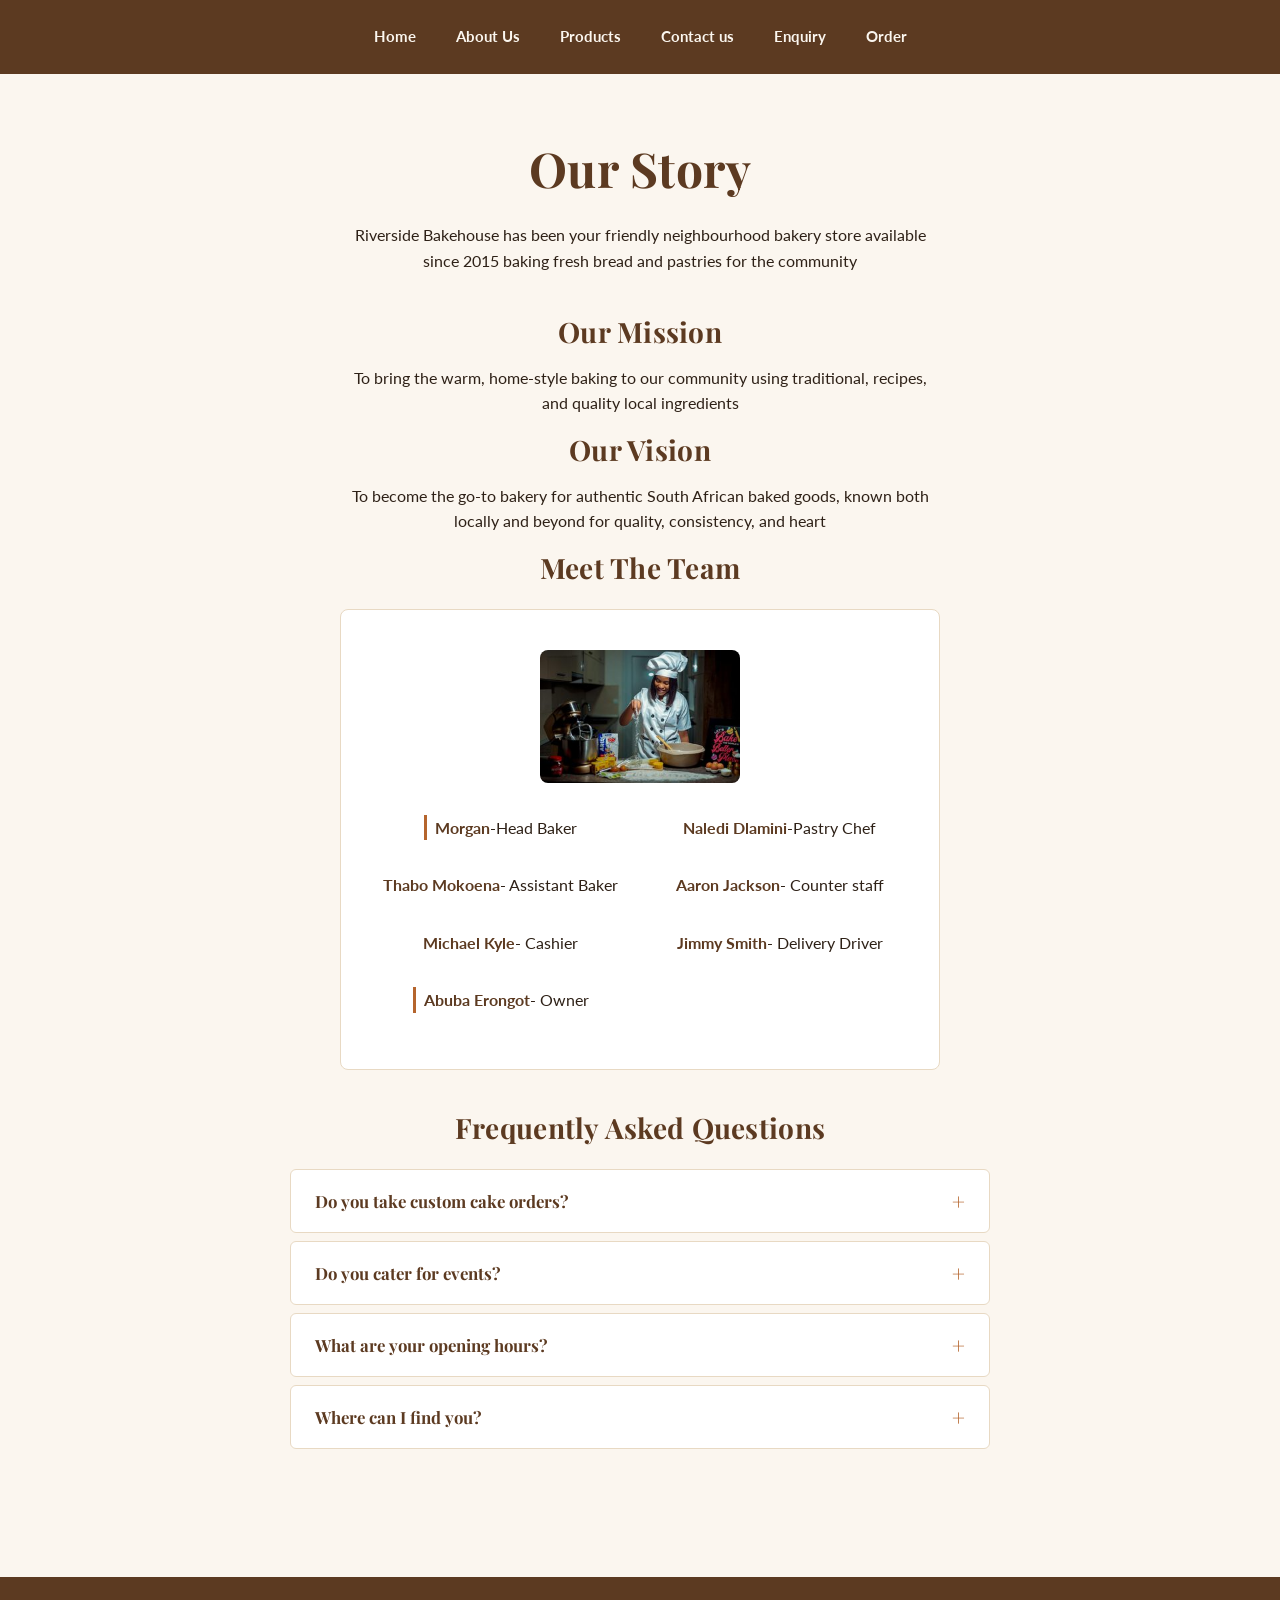
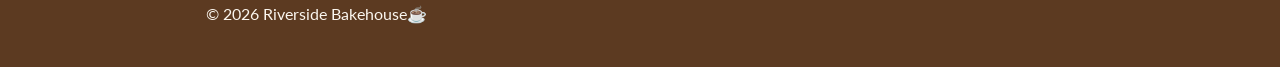
<file: about.html>
<!DOCTYPE html>
<html lang="en">
<head>
    <meta charset="UTF-8">
    <meta name="viewport" content="width=device-width, initial-scale=1.0">
    <title>About us | Riverside Bakehouse Story and Team</title>
      <meta name="description" content="Meet the bakers behind Riverside Bakehouse, a Johannesburg bakery known for traditional, home-style South African baking.">
      <meta name="keywords" content="about Riverside Bakehouse, head baker, South African baking, local bakery, Johannesburg">
      <meta name="author" content="Riverside Bakehouse">
      <meta property="og:title" content="About Us | Riverside Bakehouse Story and Team">
      <meta property="og:description" content="Meet the team behind Johannesburg's friendly neighbourhood bakery.">
      <meta property="og:type" content="website">
      <meta property="og:image" content="images/hero-bakery-1200w.jpg">

    <link rel="preconnect" href="https://fonts.googleapis.com">
    <link rel="icon" href="favicon.svg" type="image/svg+xml">
    <link href="https://fonts.googleapis.com/css2?family=Playfair+Display:wght@700&family=Lato:wght@400;700&display=swap" rel="stylesheet">
    <link rel="stylesheet" href="style.css">
    <script src="js/accordion.js" defer></script>
</head>
<body>

    <!-- ============================================================
         NAVIGATION MENU (identical on every page)
    ============================================================ -->
    <header>
        <nav>
            <a href="index.html">Home</a>
            <a href="about.html">About Us</a>
            <a href="products.html">Products</a>
            <a href="contact.html">Contact us</a>
            <a href="enquiry.html">Enquiry</a>
            <a href="order.html">Order</a>
        </nav>
    </header>

    <main>

        <!-- ============================================================
             OUR STORY
             Short bakery history/background section.
        ============================================================ -->
        <section class="about-history">
            <h1>Our Story</h1>
            <p>Riverside Bakehouse has been your friendly neighbourhood bakery store available since 2015 baking fresh bread and pastries for the community</p>
        </section>

        <!-- ============================================================
             MISSION & VISION
        ============================================================ -->
        <section class="mission-vision">
            <h2>Our Mission</h2>
            <p>To bring the warm, home-style baking to our community using traditional, recipes, and quality local ingredients</p>

            <h2>Our Vision</h2>
            <p>To become the go-to bakery for authentic South African baked goods, known both locally and beyond for quality, consistency, and heart</p>

            <!-- ================================================
                 TEAM MEMBERS
                 Single team photo (head baker) with a list of all
                 staff names/roles alongside it.

                 Uses srcset so a smaller image loads on mobile
                 screens, since the photo doesn't need to be full
                 resolution on a small viewport.
            ====================================================-->
            <section class="team">
                <h2>Meet The Team</h2>
                <div class="team member">
                    <img
                        src="images/baker1-600w.jpg"
                        srcset="images/baker1-300w.jpg 300w,
                                images/baker1-600w.jpg 600w,
                                images/baker1-900w.jpg 900w"
                        sizes="(max-width: 480px) 100vw, (max-width: 768px) 60vw, 300px"
                        alt="Head baker">
                    <p><strong>Morgan</strong>-Head Baker</p>
                    <p><strong>Naledi Dlamini</strong>-Pastry Chef</p>
                    <p><strong>Thabo Mokoena</strong>- Assistant Baker</p>
                    <p><strong>Aaron Jackson</strong>- Counter staff</p>
                    <p><strong>Michael Kyle</strong>- Cashier</p>
                    <p><strong>Jimmy Smith</strong>- Delivery Driver</p>
                    <p><strong>Abuba Erongot</strong>- Owner</p>
                </div>
            </section>

        </section>

<section class="faq">
    <h2>Frequently Asked Questions</h2>

    <div class="accordion">
        <h3>
            <button type="button" class="accordion-btn" aria-expanded="false" aria-controls="faq-1">
            Do you take custom cake orders?
            </button>
        </h3>
        <div id="faq-1" class="accordion-panel" hidden>
            <p>Yes. Use our enquiry form and choose "Made to Order". We will confirm availability and a price.</p>
        </div>

        <h3>
            <button type="button" class="accordion-btn" aria-expanded="false" aria-controls="faq-2">
              Do you cater for events?
            </button>
        </h3>
        <div id="faq-2" class="accordion-panel" hidden>
            <p>We do. Tell us the date and number of guests in an enquiry and we will send a quote.</p>
        </div>

        <h3>
            <button type="button" class="accordion-btn" aria-expanded="false" aria-controls="faq-3">
                What are your opening hours?
            </button>
        </h3>
        <div id="faq-3" class="accordion-panel" hidden>
            <p>Monday to Saturday 7:00AM to 6:00PM, Sundays 8:00AM to 3:00PM. We are closed on public holidays.</p>
        </div>

        <h3>
            <button type="button" class="accordion-btn" aria-expanded="false" aria-controls="faq-4">
                Where can I find you?
            </button>
        </h3>
        <div id="faq-4" class="accordion-panel" hidden>
            <p>We are at 10 St Patrick Road, Johannesburg. See the map on our <a href="contact.html">contact page</a>.</p>
        </div>
    </div>
</section>





    </main>

    <!-- Footer appears at the bottom of every page -->
    <footer>
        <p>&copy; 2026 Riverside Bakehouse☕</p>
    </footer>

</body>
</html>
</file>
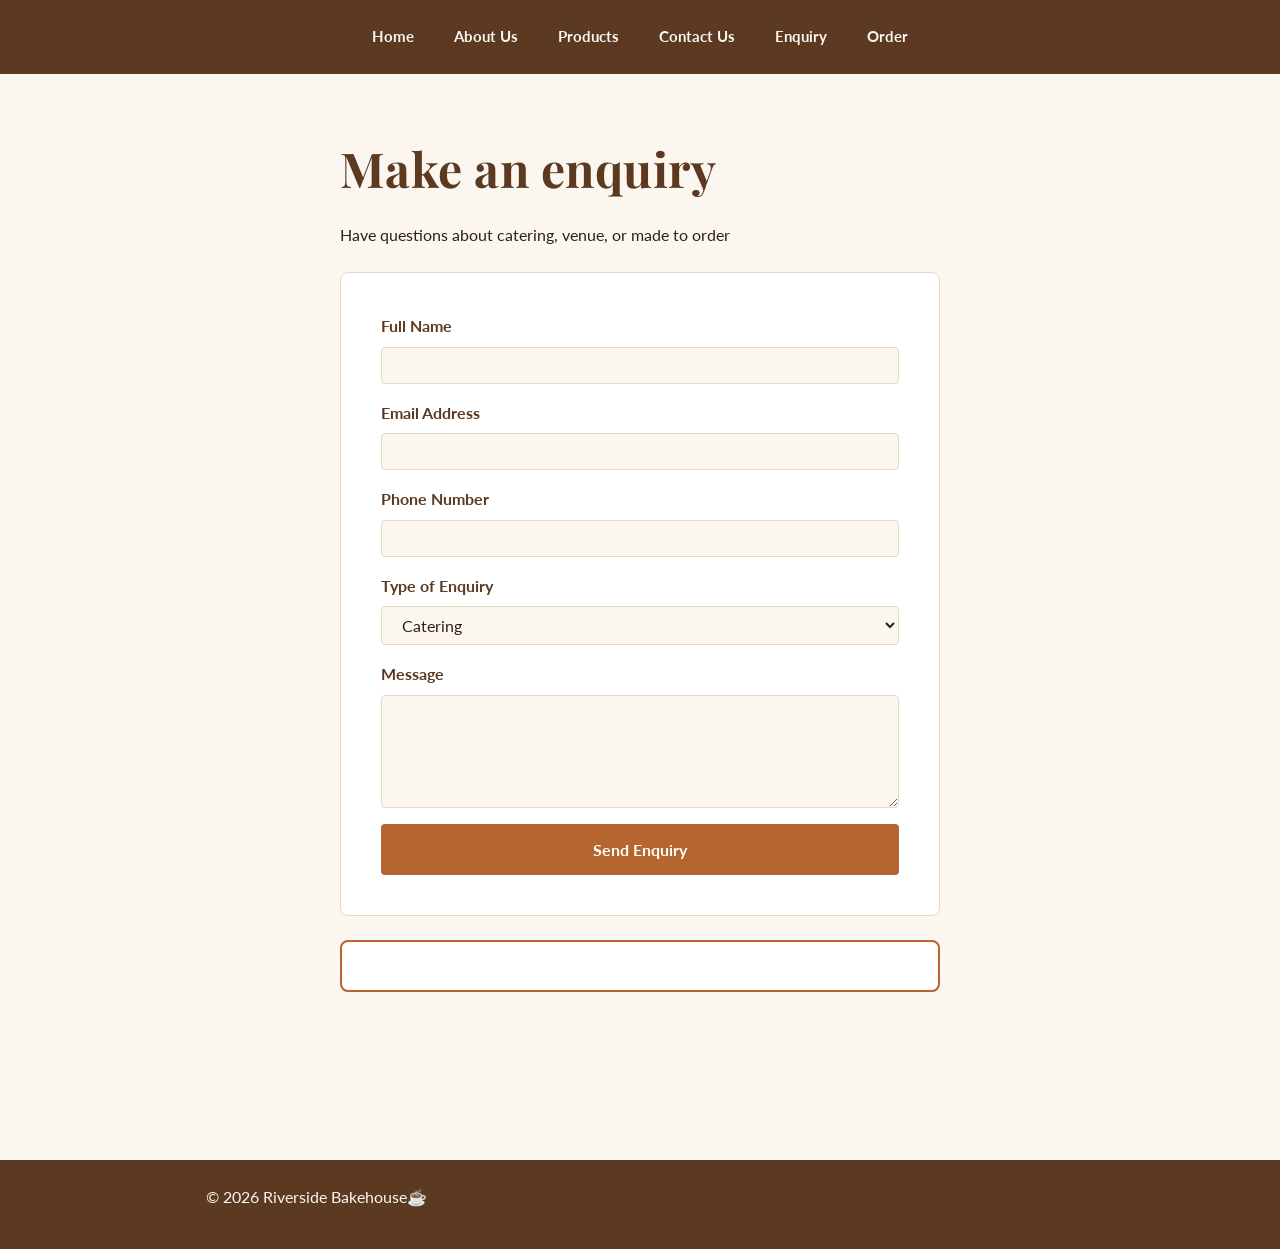
<file: enquiry.html>
<!DOCTYPE html>
<html lang="en">
<head>
    <meta charset="UTF-8">
    <meta name="viewport" content="width=device-width, initial-scale=1.0">
    <title> Catering, Venue and Custom Order Enquiries  | Riverside Bakehouse☕ </title>
   <meta name="description" content="Ask about catering, venue hire or made-to-order cakes and bakes in Johannesburg. We reply with availability and cost.">
   <meta name="keywords" content="catering Johannesburg, venue hire, custom cakes, made to order bakery, enquiry">
   <meta name="author" content="Riverside Bakehouse">
   <meta property="og:title" content="Catering, Venue and Custom Order Enquiries | Riverside Bakehouse">
   <meta property="og:description" content="Catering, venue hire and made-to-order bakes in Johannesburg.">
   <meta property="og:type" content="website">
   <meta property="og:image" content="images/hero-bakery-1200w.jpg">


    <link rel="preconnect" href="https://fonts.googleapis.com">
    <link rel="icon" href="favicon.svg" type="image/svg+xml">
    <link href="https://fonts.googleapis.com/css2?family=Playfair+Display:wght@700&family=Lato:wght@400;700&display=swap" rel="stylesheet">
    <link rel="stylesheet" href="style.css">
 <script src ="js/enquiry.js" defer></script>
</head>
<body>
   


     <!---Navigation menu-->
 <header>   
<nav>
   <a href="index.html">Home</a>
   <a href="about.html">About Us</a>
   <a href="products.html">Products</a>
   <a href="contact.html">Contact Us</a>
   <a href="enquiry.html">Enquiry</a>
   <a href="order.html">Order</a>
</nav>
</header>

<!-- makes an enquiry and enters contact details-->
<main>
<section class="enquiry form">
<h1>Make an enquiry</h1>
<p> Have questions about catering, venue, or made to order </p>

<form action="#" method="post" id="enquiry-form"  novalidate>
<label for="name">Full Name</label>
<input type="text" id="name" name="name" required>
<span id="name-error" class="error-message" aria-live="polite"></span>


<label for="email">Email Address</label>
<input type="email" id="email" name="email" required>
<span id="email-error" class="error-message" aria-live="polite"></span>

<label for="phone">Phone Number</label>
<input type="tel" id="phone" name="phone" required>
<span id="phone-error" class="error-message" aria-live="polite"></span>


<label for="enquiry-type">Type of Enquiry</label>
<select id="enquiry-type" name="enquiry-type">
    <option value="catering">Catering</option>
     <option value="Venue">Venue</option>
      <option value="made to order">Made to Order</option>
</select>
<span id="enquiry-type-error" class="error-message" aria-live="polite"></span>

<label for="message">Message</label>
<textarea id="message" name="message" rows="5" required></textarea>
<span id="message-error" class="error-message" aria-live="polite"></span>




<button type="submit">Send Enquiry</button>
</form>
<div id="enquiry-response" class="enquiry-response" aria-live="polite"></div>
</section>
</main>



<!--Footer appears at the bottom of every page-->
 <footer>
    <p>&copy; 2026 Riverside Bakehouse☕</p>
</footer>   


</body>
</html>
</file>
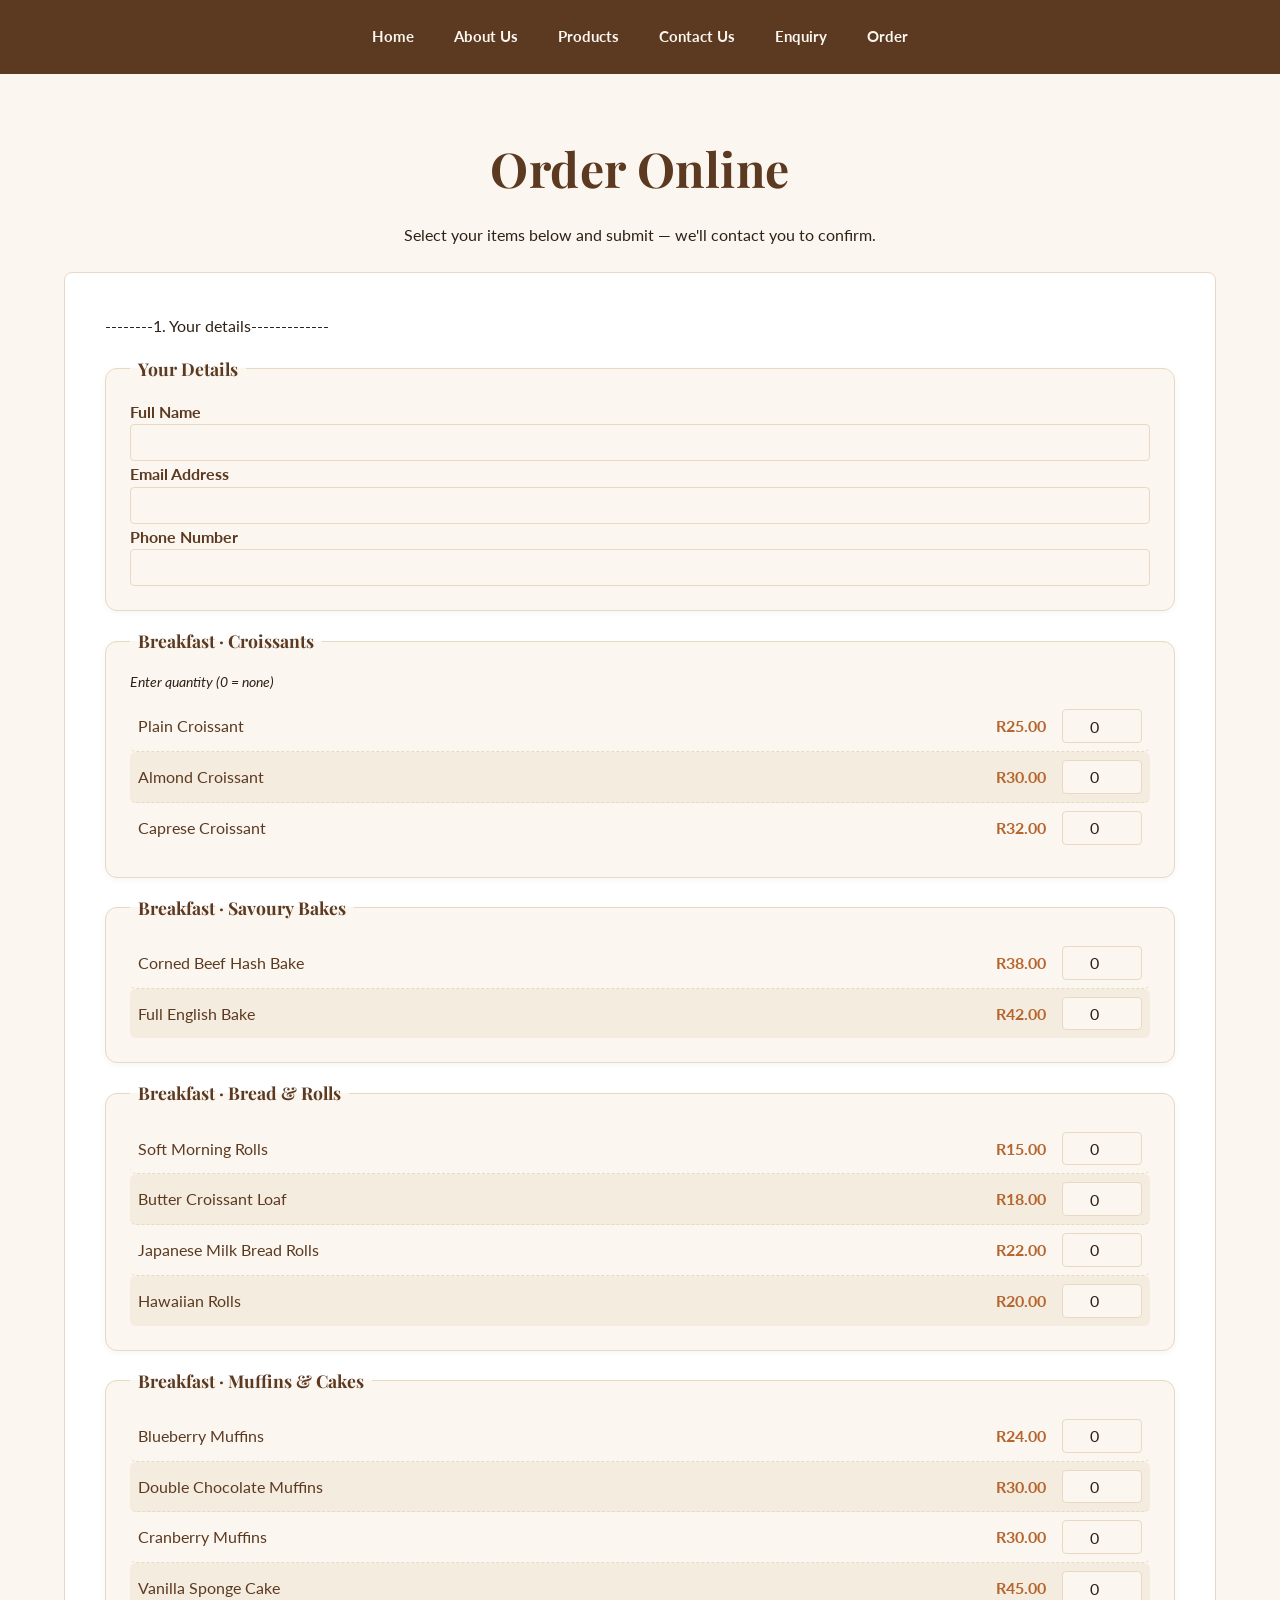
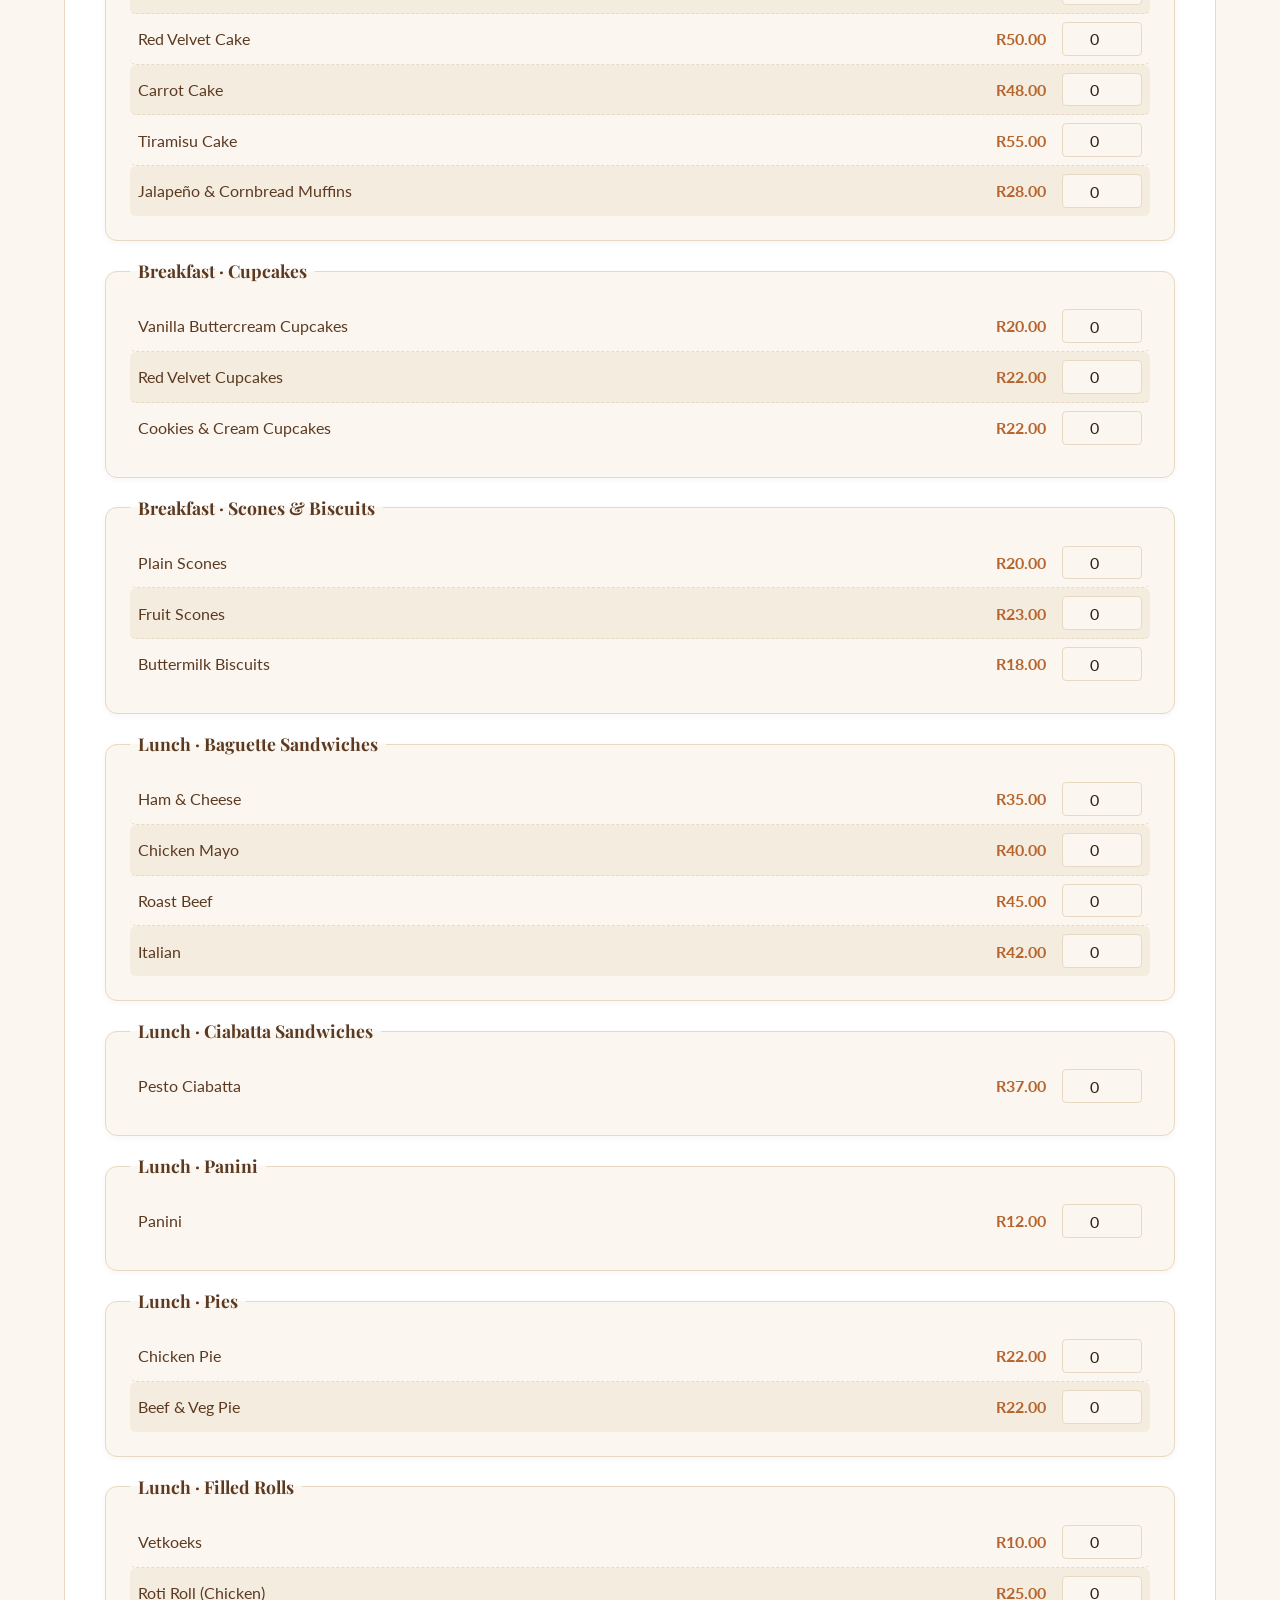
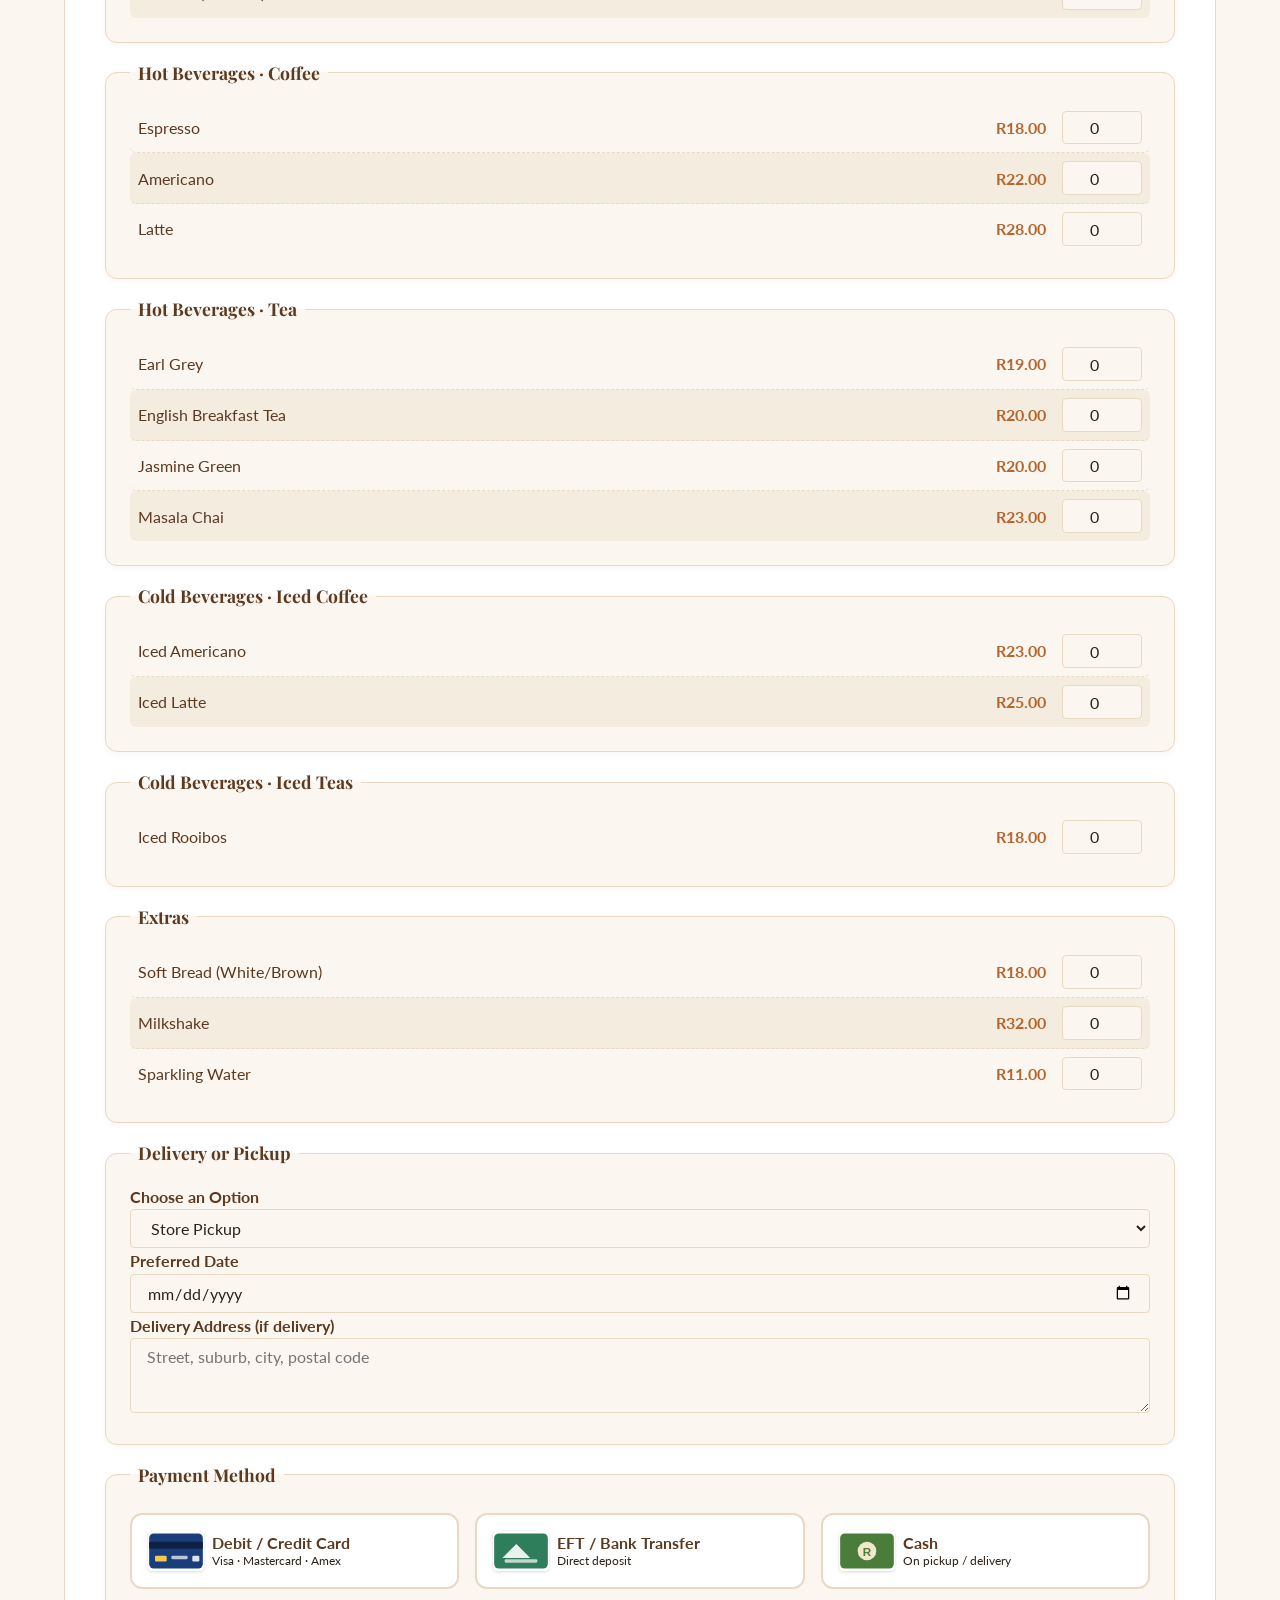
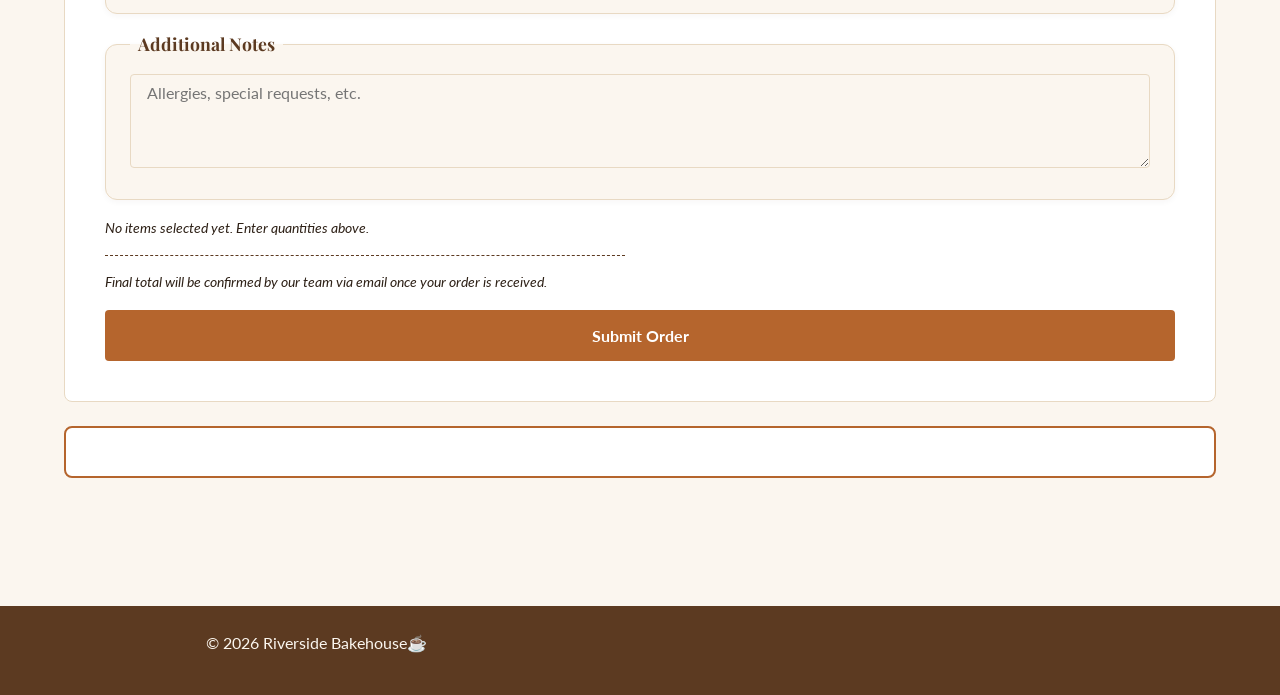
<file: order.html>
<!DOCTYPE html>
<html lang="en">
<head>
    <meta charset="UTF-8">
    <meta name="viewport" content="width=device-width, initial-scale=1.0">
    <title>Order Online |  Riverside Bakehouse☕</title>
   <meta name="description" content="Order fresh bread, pastries and drinks from Riverside Bakehouse in Johannesburg. Choose pickup or delivery.">
   <meta name="keywords" content="order bread online, bakery order, pastries, pickup, delivery, Johannesburg">
   <meta name="author" content="Riverside Bakehouse">
   <meta property="og:title" content="Order Online | Riverside Bakehouse">
   <meta property="og:description" content="Order fresh bread, pastries and drinks for pickup or delivery in Johannesburg.">
   <meta property="og:type" content="website">
   <meta property="og:image" content="images/hero-bakery-1200w.jpg">


    <link rel="preconnect" href="https://fonts.googleapis.com">
    <link rel="icon" href="favicon.svg" type="image/svg+xml">
    <link href="https://fonts.googleapis.com/css2?family=Playfair+Display:wght@700&family=Lato:wght@400;700&display=swap" rel="stylesheet">
    <link rel="stylesheet" href="style.css">
    <script src="js/order.js" defer></script>
</head>
<body>

<header>
    <nav>
        <a href="index.html">Home</a>
        <a href="about.html">About Us</a>
        <a href="products.html">Products</a>
        <a href="contact.html">Contact Us</a>
        <a href="enquiry.html">Enquiry</a>
        <a href="order.html">Order</a>
    </nav>
</header>

<main>
    <h1>Order Online</h1>
    <p>Select your items below and submit — we'll contact you to confirm.</p>

    <form action="#" method="post" id="order-form" novalidate>

        
   --------1. Your details-------------
          
        <fieldset>
            <legend>Your Details</legend>
            <label for="name">Full Name</label>
            <input type="text" id="name" name="name" required>
            <span id="name-error" class="error-message" aria-live="polite"></span>

            <label for="email">Email Address</label>
            <input type="email" id="email" name="email" required>
               <span id="email-error" class="error-message" aria-live="polite"></span>

            <label for="phone">Phone Number</label>
            <input type="tel" id="phone" name="phone" required>
            <span id="phone-error" class="error-message" aria-live="polite"></span>

        </fieldset>

        <!-- =============================================
             2. BREAKFAST
        ============================================== -->
        <fieldset>
            <legend>Breakfast · Croissants</legend>
            <p class="hint">Enter quantity (0 = none)</p>

            <div class="order-row">
                <label for="q-plain-croissant">Plain Croissant</label>
                <span class="price">R25.00</span>
                <input type="number" id="q-plain-croissant" name="plain_croissant" min="0" value="0">
            </div>
            <div class="order-row">
                <label for="q-almond-croissant">Almond Croissant</label>
                <span class="price">R30.00</span>
                <input type="number" id="q-almond-croissant" name="almond_croissant" min="0" value="0">
            </div>
            <div class="order-row">
                <label for="q-caprese-croissant">Caprese Croissant</label>
                <span class="price">R32.00</span>
                <input type="number" id="q-caprese-croissant" name="caprese_croissant" min="0" value="0">
            </div>
        </fieldset>

        <fieldset>
            <legend>Breakfast · Savoury Bakes</legend>
            <div class="order-row">
                <label for="q-corned-beef">Corned Beef Hash Bake</label>
                <span class="price">R38.00</span>
                <input type="number" id="q-corned-beef" name="corned_beef_hash" min="0" value="0">
            </div>
            <div class="order-row">
                <label for="q-full-english">Full English Bake</label>
                <span class="price">R42.00</span>
                <input type="number" id="q-full-english" name="full_english" min="0" value="0">
            </div>
        </fieldset>

        <fieldset>
            <legend>Breakfast · Bread &amp; Rolls</legend>
            <div class="order-row">
                <label for="q-morning-rolls">Soft Morning Rolls</label>
                <span class="price">R15.00</span>
                <input type="number" id="q-morning-rolls" name="morning_rolls" min="0" value="0">
            </div>
            <div class="order-row">
                <label for="q-croissant-loaf">Butter Croissant Loaf</label>
                <span class="price">R18.00</span>
                <input type="number" id="q-croissant-loaf" name="croissant_loaf" min="0" value="0">
            </div>
            <div class="order-row">
                <label for="q-milk-bread">Japanese Milk Bread Rolls</label>
                <span class="price">R22.00</span>
                <input type="number" id="q-milk-bread" name="milk_bread" min="0" value="0">
            </div>
            <div class="order-row">
                <label for="q-hawaiian">Hawaiian Rolls</label>
                <span class="price">R20.00</span>
                <input type="number" id="q-hawaiian" name="hawaiian_rolls" min="0" value="0">
            </div>
        </fieldset>

        <fieldset>
            <legend>Breakfast · Muffins &amp; Cakes</legend>
            <div class="order-row">
                <label for="q-blueberry-muffin">Blueberry Muffins</label>
                <span class="price">R24.00</span>
                <input type="number" id="q-blueberry-muffin" name="blueberry_muffin" min="0" value="0">
            </div>
            <div class="order-row">
                <label for="q-choc-muffin">Double Chocolate Muffins</label>
                <span class="price">R30.00</span>
                <input type="number" id="q-choc-muffin" name="chocolate_muffin" min="0" value="0">
            </div>
            <div class="order-row">
                <label for="q-cranberry-muffin">Cranberry Muffins</label>
                <span class="price">R30.00</span>
                <input type="number" id="q-cranberry-muffin" name="cranberry_muffin" min="0" value="0">
            </div>
            <div class="order-row">
                <label for="q-vanilla-cake">Vanilla Sponge Cake</label>
                <span class="price">R45.00</span>
                <input type="number" id="q-vanilla-cake" name="vanilla_cake" min="0" value="0">
            </div>
            <div class="order-row">
                <label for="q-red-velvet">Red Velvet Cake</label>
                <span class="price">R50.00</span>
                <input type="number" id="q-red-velvet" name="red_velvet" min="0" value="0">
            </div>
            <div class="order-row">
                <label for="q-carrot-cake">Carrot Cake</label>
                <span class="price">R48.00</span>
                <input type="number" id="q-carrot-cake" name="carrot_cake" min="0" value="0">
            </div>
            <div class="order-row">
                <label for="q-tiramisu">Tiramisu Cake</label>
                <span class="price">R55.00</span>
                <input type="number" id="q-tiramisu" name="tiramisu" min="0" value="0">
            </div>
            <div class="order-row">
                <label for="q-jalapeno">Jalapeño &amp; Cornbread Muffins</label>
                <span class="price">R28.00</span>
                <input type="number" id="q-jalapeno" name="jalapeno_cornbread" min="0" value="0">
            </div>
        </fieldset>

        <fieldset>
            <legend>Breakfast · Cupcakes</legend>
            <div class="order-row">
                <label for="q-vanilla-cupcake">Vanilla Buttercream Cupcakes</label>
                <span class="price">R20.00</span>
                <input type="number" id="q-vanilla-cupcake" name="vanilla_cupcake" min="0" value="0">
            </div>
            <div class="order-row">
                <label for="q-red-velvet-cupcake">Red Velvet Cupcakes</label>
                <span class="price">R22.00</span>
                <input type="number" id="q-red-velvet-cupcake" name="red_velvet_cupcake" min="0" value="0">
            </div>
            <div class="order-row">
                <label for="q-cookies-cream-cupcake">Cookies &amp; Cream Cupcakes</label>
                <span class="price">R22.00</span>
                <input type="number" id="q-cookies-cream-cupcake" name="cookies_cream_cupcake" min="0" value="0">
            </div>
        </fieldset>

        <fieldset>
            <legend>Breakfast · Scones &amp; Biscuits</legend>
            <div class="order-row">
                <label for="q-plain-scone">Plain Scones</label>
                <span class="price">R20.00</span>
                <input type="number" id="q-plain-scone" name="plain_scone" min="0" value="0">
            </div>
            <div class="order-row">
                <label for="q-fruit-scone">Fruit Scones</label>
                <span class="price">R23.00</span>
                <input type="number" id="q-fruit-scone" name="fruit_scone" min="0" value="0">
            </div>
            <div class="order-row">
                <label for="q-buttermilk-biscuit">Buttermilk Biscuits</label>
                <span class="price">R18.00</span>
                <input type="number" id="q-buttermilk-biscuit" name="buttermilk_biscuit" min="0" value="0">
            </div>
        </fieldset>

        <!-- =============================================
             3. LUNCH
        ============================================== -->
        <fieldset>
            <legend>Lunch · Baguette Sandwiches</legend>
            <div class="order-row">
                <label for="q-ham-cheese">Ham &amp; Cheese</label>
                <span class="price">R35.00</span>
                <input type="number" id="q-ham-cheese" name="ham_cheese" min="0" value="0">
            </div>
            <div class="order-row">
                <label for="q-chicken-mayo">Chicken Mayo</label>
                <span class="price">R40.00</span>
                <input type="number" id="q-chicken-mayo" name="chicken_mayo" min="0" value="0">
            </div>
            <div class="order-row">
                <label for="q-roast-beef">Roast Beef</label>
                <span class="price">R45.00</span>
                <input type="number" id="q-roast-beef" name="roast_beef" min="0" value="0">
            </div>
            <div class="order-row">
                <label for="q-italian">Italian</label>
                <span class="price">R42.00</span>
                <input type="number" id="q-italian" name="italian" min="0" value="0">
            </div>
        </fieldset>

        <fieldset>
            <legend>Lunch · Ciabatta Sandwiches</legend>
            <div class="order-row">
                <label for="q-pesto">Pesto Ciabatta</label>
                <span class="price">R37.00</span>
                <input type="number" id="q-pesto" name="pesto_ciabatta" min="0" value="0">
            </div>
        </fieldset>

        <fieldset>
            <legend>Lunch · Panini</legend>
            <div class="order-row">
                <label for="q-panini">Panini</label>
                <span class="price">R12.00</span>
                <input type="number" id="q-panini" name="panini" min="0" value="0">
            </div>
        </fieldset>

        <fieldset>
            <legend>Lunch · Pies</legend>
            <div class="order-row">
                <label for="q-chicken-pie">Chicken Pie</label>
                <span class="price">R22.00</span>
                <input type="number" id="q-chicken-pie" name="chicken_pie" min="0" value="0">
            </div>
            <div class="order-row">
                <label for="q-beef-veg-pie">Beef &amp; Veg Pie</label>
                <span class="price">R22.00</span>
                <input type="number" id="q-beef-veg-pie" name="beef_veg_pie" min="0" value="0">
            </div>
        </fieldset>

        <fieldset>
            <legend>Lunch · Filled Rolls</legend>
            <div class="order-row">
                <label for="q-vetkoek">Vetkoeks</label>
                <span class="price">R10.00</span>
                <input type="number" id="q-vetkoek" name="vetkoek" min="0" value="0">
            </div>
            <div class="order-row">
                <label for="q-roti">Roti Roll (Chicken)</label>
                <span class="price">R25.00</span>
                <input type="number" id="q-roti" name="chicken_roti" min="0" value="0">
            </div>
        </fieldset>

        <!-- =============================================
             4. BEVERAGES
        ============================================== -->
        <fieldset>
            <legend>Hot Beverages · Coffee</legend>
            <div class="order-row">
                <label for="q-espresso">Espresso</label>
                <span class="price">R18.00</span>
                <input type="number" id="q-espresso" name="espresso" min="0" value="0">
            </div>
            <div class="order-row">
                <label for="q-americano">Americano</label>
                <span class="price">R22.00</span>
                <input type="number" id="q-americano" name="americano" min="0" value="0">
            </div>
            <div class="order-row">
                <label for="q-latte">Latte</label>
                <span class="price">R28.00</span>
                <input type="number" id="q-latte" name="latte" min="0" value="0">
            </div>
        </fieldset>

        <fieldset>
            <legend>Hot Beverages · Tea</legend>
            <div class="order-row">
                <label for="q-earl-grey">Earl Grey</label>
                <span class="price">R19.00</span>
                <input type="number" id="q-earl-grey" name="earl_grey" min="0" value="0">
            </div>
            <div class="order-row">
                <label for="q-english-breakfast">English Breakfast Tea</label>
                <span class="price">R20.00</span>
                <input type="number" id="q-english-breakfast" name="english_breakfast" min="0" value="0">
            </div>
            <div class="order-row">
                <label for="q-jasmine">Jasmine Green</label>
                <span class="price">R20.00</span>
                <input type="number" id="q-jasmine" name="jasmine_green" min="0" value="0">
            </div>
            <div class="order-row">
                <label for="q-masala">Masala Chai</label>
                <span class="price">R23.00</span>
                <input type="number" id="q-masala" name="masala_chai" min="0" value="0">
            </div>
        </fieldset>

        <fieldset>
            <legend>Cold Beverages · Iced Coffee</legend>
            <div class="order-row">
                <label for="q-iced-americano">Iced Americano</label>
                <span class="price">R23.00</span>
                <input type="number" id="q-iced-americano" name="iced_americano" min="0" value="0">
            </div>
            <div class="order-row">
                <label for="q-iced-latte">Iced Latte</label>
                <span class="price">R25.00</span>
                <input type="number" id="q-iced-latte" name="iced_latte" min="0" value="0">
            </div>
        </fieldset>

        <fieldset>
            <legend>Cold Beverages · Iced Teas</legend>
            <div class="order-row">
                <label for="q-iced-rooibos">Iced Rooibos</label>
                <span class="price">R18.00</span>
                <input type="number" id="q-iced-rooibos" name="iced_rooibos" min="0" value="0">
            </div>
        </fieldset>

        <fieldset>
            <legend>Extras</legend>
            <div class="order-row">
                <label for="q-soft-bread">Soft Bread (White/Brown)</label>
                <span class="price">R18.00</span>
                <input type="number" id="q-soft-bread" name="soft_bread" min="0" value="0">
            </div>
            <div class="order-row">
                <label for="q-milkshake">Milkshake</label>
                <span class="price">R32.00</span>
                <input type="number" id="q-milkshake" name="milkshake" min="0" value="0">
            </div>
            <div class="order-row">
                <label for="q-sparkling">Sparkling Water</label>
                <span class="price">R11.00</span>
                <input type="number" id="q-sparkling" name="sparkling_water" min="0" value="0">
            </div>
        </fieldset>

        <!-- =============================================
             5. DELIVERY OR PICKUP
        ============================================== -->
        <fieldset>
            <legend>Delivery or Pickup</legend>

            <label for="fulfillment">Choose an Option</label>
            <select id="fulfillment" name="fulfillment">
                <option value="pickup">Store Pickup</option>
                <option value="delivery">Delivery</option>
            </select>

            <label for="pickup-date">Preferred Date</label>
            <input type="date" id="pickup-date" name="pickup-date" required>
            <span id="pickup-date-error" class="error-message" aria-live="polite"></span>

            <label for="address">Delivery Address (if delivery)</label>
            <textarea id="address" name="address" rows="3" placeholder="Street, suburb, city, postal code"></textarea>
            <span id="address-error" class="error-message" aria-live="polite"></span>
        </fieldset>

        <!-- =============================================
             6. PAYMENT METHOD
        ============================================== -->
        <fieldset class="payment-fieldset">
            <legend>Payment Method</legend>

            <div class="payment-grid">

                <!-- CARD -->
                <label class="payment-option">
                    <input type="radio" name="payment" value="card" required>
                    <span class="payment-icon" aria-hidden="true">
                        <svg viewBox="0 0 48 32" xmlns="http://www.w3.org/2000/svg">
                            <rect x="1" y="1" width="46" height="30" rx="4" fill="#1a3d7c"/>
                            <rect x="1" y="8" width="46" height="6" fill="#0d2145"/>
                            <rect x="6" y="20" width="10" height="5" rx="1" fill="#f2c94c"/>
                            <rect x="20" y="20" width="14" height="3" rx="1" fill="#ffffff" opacity="0.7"/>
                            <rect x="38" y="20" width="6" height="5" rx="1" fill="#ffffff" opacity="0.85"/>
                        </svg>
                    </span>
                    <span class="payment-text">
                        <strong>Debit / Credit Card</strong>
                        <small>Visa · Mastercard · Amex</small>
                    </span>
                </label>

                <!-- EFT -->
                <label class="payment-option">
                    <input type="radio" name="payment" value="eft">
                    <span class="payment-icon" aria-hidden="true">
                        <svg viewBox="0 0 48 32" xmlns="http://www.w3.org/2000/svg">
                            <rect x="1" y="1" width="46" height="30" rx="4" fill="#2e7d5b"/>
                            <path d="M8 22 L20 10 L32 22 Z" fill="#ffffff" opacity="0.9"/>
                            <rect x="10" y="23" width="28" height="3" rx="1" fill="#ffffff" opacity="0.7"/>
                        </svg>
                    </span>
                    <span class="payment-text">
                        <strong>EFT / Bank Transfer</strong>
                        <small>Direct deposit</small>
                    </span>
                </label>

                <!-- CASH -->
                <label class="payment-option">
                    <input type="radio" name="payment" value="cash">
                    <span class="payment-icon" aria-hidden="true">
                        <svg viewBox="0 0 48 32" xmlns="http://www.w3.org/2000/svg">
                            <rect x="1" y="1" width="46" height="30" rx="4" fill="#4a7c3a"/>
                            <circle cx="24" cy="16" r="8" fill="#f2e8c9"/>
                            <text x="24" y="20" text-anchor="middle" font-size="10"
                                  font-family="Arial" font-weight="bold" fill="#4a7c3a">R</text>
                        </svg>
                    </span>
                    <span class="payment-text">
                        <strong>Cash</strong>
                        <small>On pickup / delivery</small>
                    </span>
                </label>

            </div>
     <span id="payment-error" class="error-message" aria-live="polite"></span>

            <!--  CARD DETAILS -->
            <div class="payment-details details-card">
                <h2>Card Payment</h2>
            <p class="payment-note"> For your security we do not card details online. You will pay by our card machine when you collect or receive your order.</p>


                <label for="card-name">Name on Card</label>
                <input type="text" id="card-name" name="card_name" placeholder="e.g. J. Smith">

                <label for="card-number">Card Number</label>
                <input type="text" id="card-number" name="card_number"
                       placeholder="1234 5678 9012 3456" maxlength="19">

                <div class="card-row">
                    <div>
                        <label for="card-expiry">Expiry</label>
                        <input type="text" id="card-expiry" name="card_expiry"
                               placeholder="MM/YY" maxlength="5">
                    </div>
                    <div>
                        <label for="card-cvv">CVV</label>
                        <input type="text" id="card-cvv" name="card_cvv"
                               placeholder="123" maxlength="4">
                    </div>
                </div>
            </div>

            <!--  EFT DETAILS  -->
            <div class="payment-details details-eft">
                <h2>Bank Transfer Details</h2>

                <p style="font-size:0.9rem; color:#5e4530; margin:0 0 0.7rem;">
                    <p class="payment-note">
                            Please use the reference below when making your transfer.<br>
                    <strong>Bank:</strong> Riverside Bank<br>
                    <strong>Account:</strong> 123 456 7890<br>
                    <strong>Branch Code:</strong> 4700110>
                    <strong>Account Name:</strong> Riverside Bakehouse>
                </p>

                <label for="eft-ref">Your Payment Reference</label>
                <input type="text" id="eft-ref" name="eft_reference"
                       placeholder="e.g. SMITH-2026-04">

                <label for="eft-account">Account Holder Name</label>
                <input type="text" id="eft-account" name="eft_account"
                       placeholder="Name on the bank account">
            </div>

            <!-- CASH DETAILS -->
            <div class="payment-details details-cash">
                <h2>Cash Payment</h2>

                <p style="font-size:0.9rem; color:#5e4530; margin:0 0 0.7rem;">
                    You'll pay in person when you collect or receive your order.
                    Please have the exact amount ready where possible.
                </p>

                <label for="cash-name">Name of Person Paying</label>
                <input type="text" id="cash-name" name="cash_name"
                       placeholder="Who will hand over the cash?">

                <label for="cash-note">Any notes for our team?</label>
                <input type="text" id="cash-note" name="cash_note"
                       placeholder="e.g. I'll be there at 10am">
            </div>
        </fieldset>

        <!-- =============================================
             7. ADDITIONAL NOTES
        ============================================== -->
        <fieldset>
            <legend>Additional Notes</legend>
            <textarea id="notes" name="notes" rows="4"
                      placeholder="Allergies, special requests, etc."></textarea>
        </fieldset>

        <!-- =============================================
             8. SELECTION SUMMARY
        ============================================== -->
       <div>
       <p class="summary-empty" id="summary-empty">No items selected yet. Enter quantities above.</p>

       <div id="summary-lines"></div>

            <p class="summary-note">
                Final total will be confirmed by our team via email once your order is received.
            </p>
        </div>

        <!-- Empty-order warning -->
        <p class="empty-warning">⚠ Please select at least one item before submitting.</p>

        <button type="submit">Submit Order</button>
    </form>
    <div id="order-confirmation" class="enquiry-response" aria-live="polite"></div>
</main>

<footer>
    <p>&copy; 2026 Riverside Bakehouse☕</p>
</footer>

</body>
</html>
</file>
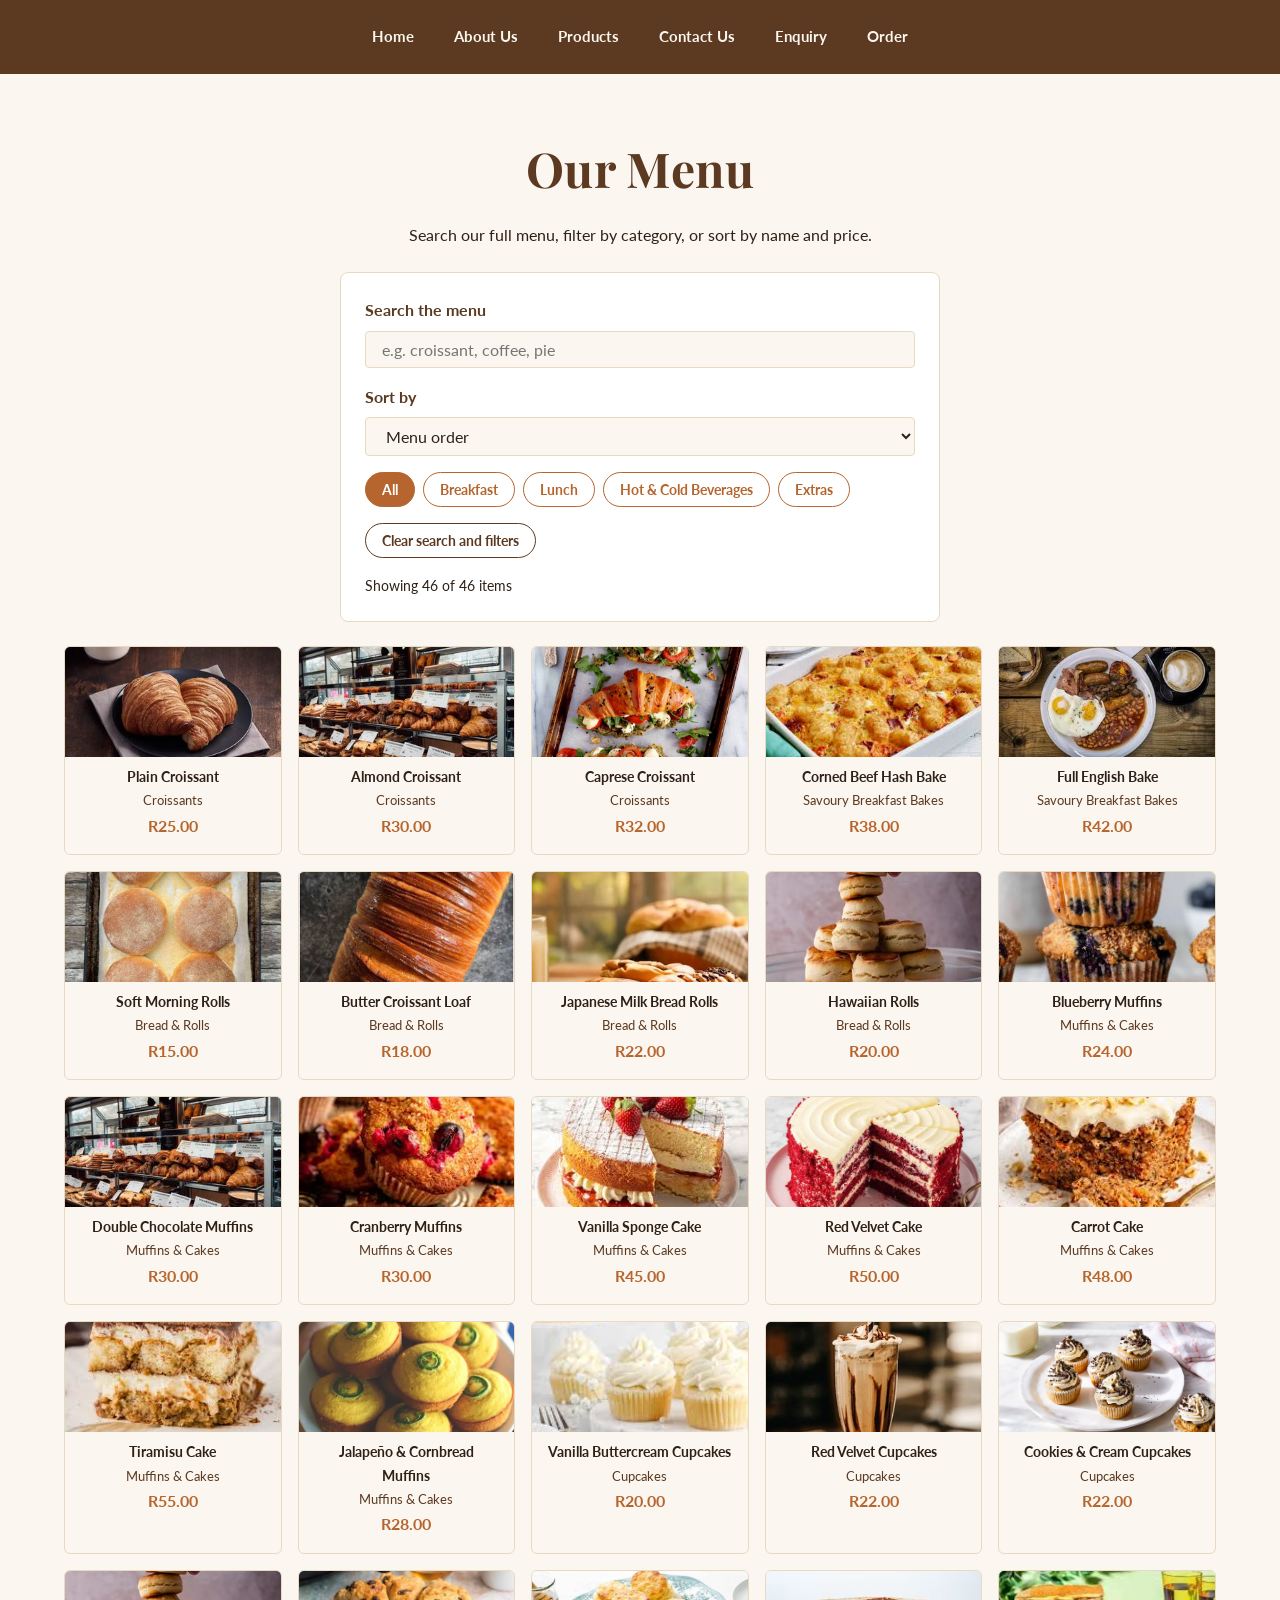
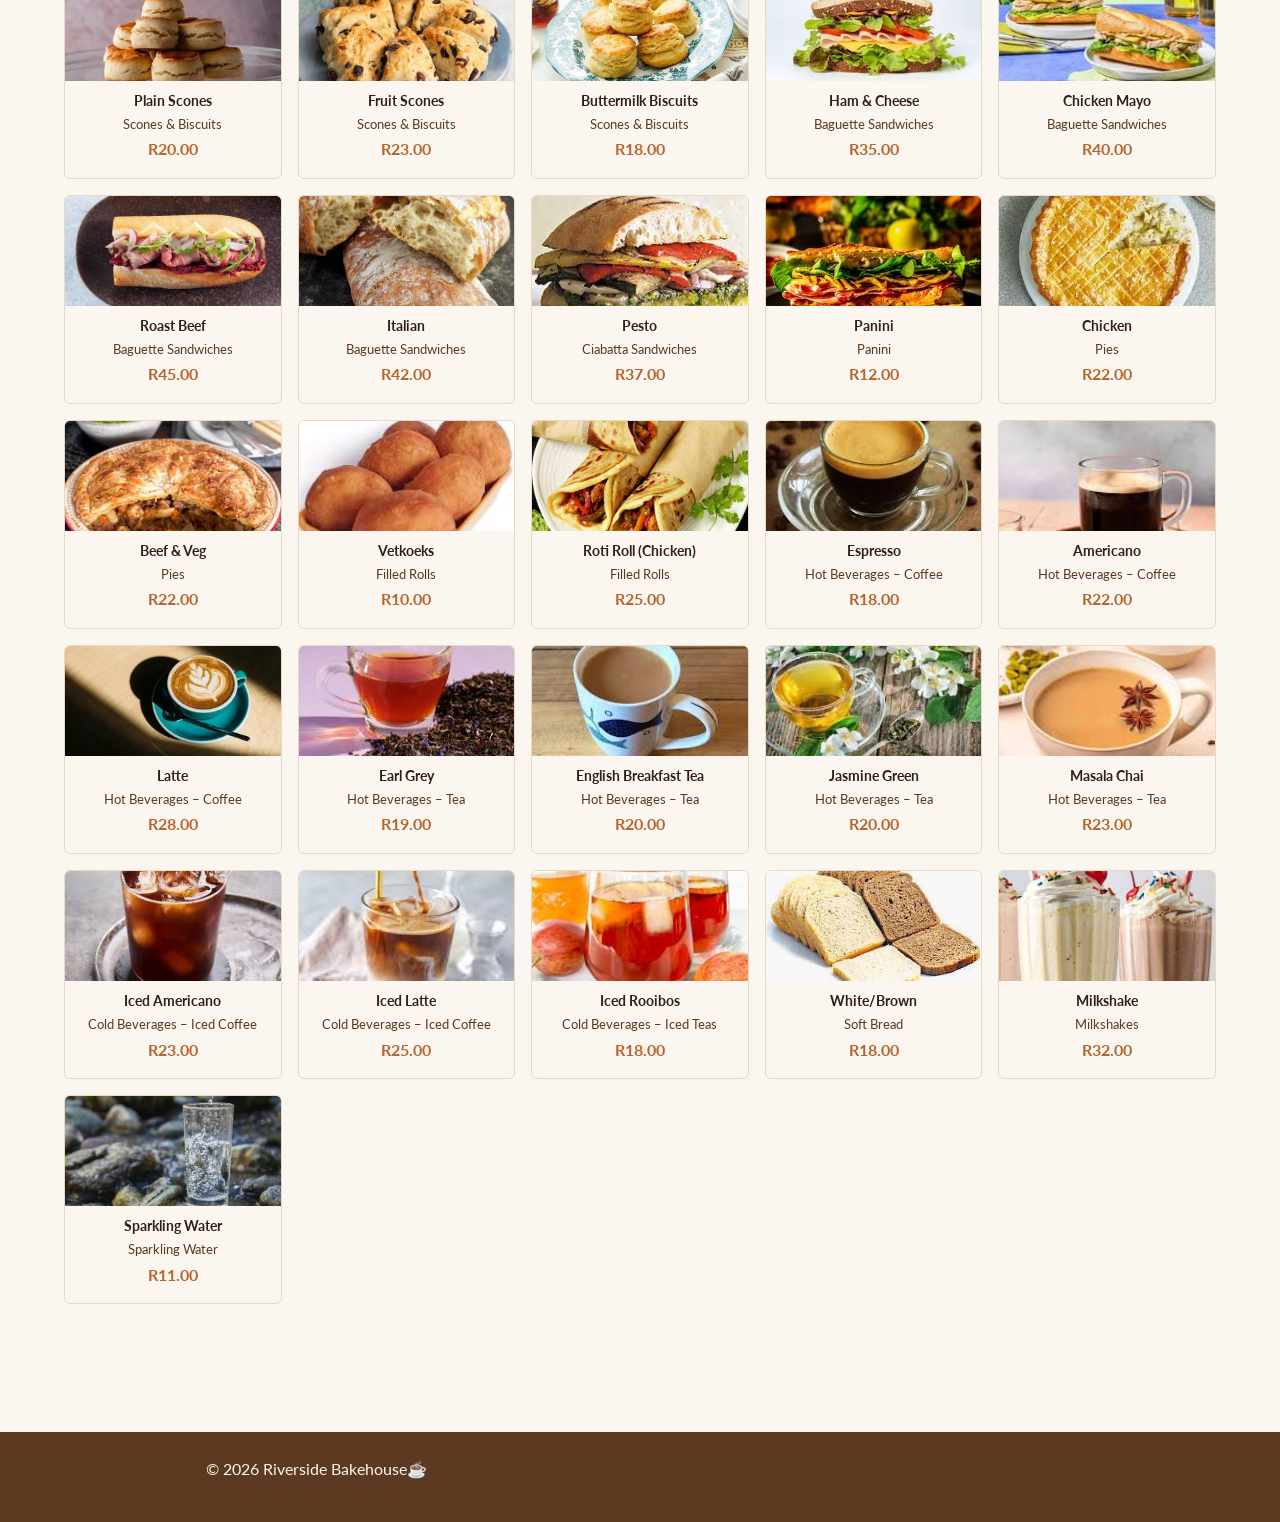
<file: products.html>
<!DOCTYPE html>
<html lang="en">
<head>
    <meta charset="UTF-8">
    <meta name="viewport" content="width=device-width, initial-scale=1.0">
    <title>Our Menu | Riverside Bakehouse Johannesburg</title>
    <meta name="description" content="Search our full menu of breakfast bakes, lunch, coffee, tea and cold drinks. Filter by category and sort by price.">
    <meta name="keywords" content="bakery menu Johannesburg, croissants, sandwiches, pies, muffins, coffee, tea">
    <meta name="author" content="Riverside Bakehouse">
    <meta property="og:title" content="Our Menu | Riverside Bakehouse Johannesburg">
    <meta property="og:description" content="Breakfast bakes, lunch, coffee, tea and cold drinks. Search and filter our full menu.">
    <meta property="og:type" content="website">
    <meta property="og:image" content="images/hero-bakery-1200w.jpg">

    
    <link rel="preconnect" href="https://fonts.googleapis.com">
    <link rel="icon" href="favicon.svg" type="image/svg+xml">
    <link href="https://fonts.googleapis.com/css2?family=Playfair+Display:wght@700&family=Lato:wght@400;700&display=swap" rel="stylesheet">
    <link rel="stylesheet" href="style.css">
    <script src="js/products-data.js" defer></script>
    <script src="js/products.js" defer></script>
    
</head>
<body>

    <!-- =======================================================
         NAVIGATION MENU (identical on every page)
    ============================================================ -->
    <header>
        <nav>
            <a href="index.html">Home</a>
            <a href="about.html">About Us</a>
            <a href="products.html">Products</a>
            <a href="contact.html">Contact Us</a>
            <a href="enquiry.html">Enquiry</a>
            <a href="order.html">Order</a>
        </nav>
    </header>

    

    <!-- ============================================================
         FULL MENU
         Built with native HTML <details>/<summary> elements for the
         expand/collapse arrow (no CSS/JS required). Each item within
         a category is shown as a small card: photo, name, and price
         together, using .menu-item-card / .menu-item-img /
         .menu-item-info (see style.css).

         Items below with their own photo
         now use a dedicated item-*.jpg image instead.
    ============================================================ -->
   <main>
    <h1>Our Menu</h1>
    <p>Search our full menu, filter by category, or sort by name and price.</p>

    <div class="menu-tools">
        <label for="menu-search">Search the menu</label>
        <input type="search" id="menu-search" placeholder="e.g. croissant, coffee, pie">

        <label for="menu-sort">Sort by</label>
        <select id="menu-sort">
            <option value="default">Menu order</option>
            <option value="name-asc">Name (A to Z)</option>
            <option value="price-asc">Price (low to high)</option>
            <option value="price-desc">Price (high to low)</option>
        </select>

        <div id="menu-filters" class="filter-bar" role="group" aria-label="Filter by category"></div>

        <button type="button" id="menu-clear" class="clear-btn">Clear search and filters</button>
        <p id="menu-count" class="menu-count" aria-live="polite"></p>
    </div>

    <div id="menu-grid" class="menu-item-list menu-grid"></div>
</main>

    <!-- Footer appears at the bottom of every page -->
    <footer>
        <p>&copy; 2026 Riverside Bakehouse☕</p>
    </footer>

</body>
</html>
</file>
<file: style.css>
/* ---------- 1. CSS RESET ---------- */
* {
  margin: 0;
  padding: 0;
  box-sizing: border-box;
}

img {
  max-width: 100%;
  display: block;
}

a {
  text-decoration: none;
  color: inherit;
}

ul, ol {
  list-style: none;
}

/* ---------- 2. BASE STYLES ---------- */
:root {
  /* Color palette */
  --color-cream: #FBF6EF;
  --color-brown-deep: #5C3A21;
  --color-terracotta: #B5652D;
  --color-text: #2E2117;
  --color-tan: #E8D9C3;
  --color-white: #FFFFFF;

  /* Typography */
  --font-heading: 'Playfair Display', Georgia, serif;
  --font-body: 'Lato', Arial, sans-serif;

  /* Spacing scale */
  --space-xs: 0.5rem;
  --space-sm: 1rem;
  --space-md: 1.5rem;
  --space-lg: 2.5rem;
  --space-xl: 4rem;
}

html {
  font-size: 100%;
  scroll-behavior: smooth;
}

body {
  font-family: var(--font-body);
  font-size: 1rem;
  line-height: 1.6;
  color: var(--color-text);
  background-color: var(--color-cream);
}

.container {
  max-width: 1100px;
  margin: 0 auto;
  padding: 0 var(--space-md);
}

/* ---------- 3. TYPOGRAPHY ---------- */
h1, h2, h3, h4 {
  font-family: var(--font-heading);
  font-weight: 700;
  line-height: 1.25;
  color: var(--color-brown-deep);
  letter-spacing: 0.01em;
}

h1 {
  font-size: 2.5rem;
  margin-bottom: var(--space-md);
}

h2 {
  font-size: 1.75rem;
  margin-bottom: var(--space-sm);
}

h3 {
  font-size: 1.25rem;
  margin-bottom: var(--space-xs);
}

p {
  margin-bottom: var(--space-sm);
  max-width: 65ch;
}

strong {
  color: var(--color-brown-deep);
}

/* ---------- 4. LAYOUT: HEADER & NAVIGATION ---------- */
header {
  background-color: var(--color-brown-deep);
  position: sticky;
  top: 0;
  z-index: 100;
}

header nav {
  display: flex;
  flex-wrap: wrap;
  justify-content: center;
  align-items: center;
  gap: var(--space-md);
  padding: var(--space-sm) var(--space-md);
  max-width: 1100px;
  margin: 0 auto;
}

header nav a {
  color: var(--color-cream);
  font-family: var(--font-body);
  font-weight: 700;
  font-size: 0.95rem;
  padding: var(--space-xs) var(--space-xs);
  border-bottom: 2px solid transparent;
  transition: border-color 0.2s ease, color 0.2s ease;
}

header nav a:hover,
header nav a:focus {
  color: var(--color-terracotta);
  border-bottom-color: var(--color-terracotta);
}

/* ---------- 5. LAYOUT: HERO SECTION ---------- */
.hero {
  position: relative;
  text-align: center;
  color: var(--color-white);
}

.hero img {
  width: 100%;
  height: 60vh;
  min-height: 320px;
  object-fit: cover;
  filter: brightness(0.55);
}

.hero-text {
  position: absolute;
  top: 50%;
  left: 50%;
  transform: translate(-50%, -50%);
  width: 90%;
  max-width: 700px;
}

.hero-text h1 {
  color: var(--color-white);
  font-size: 2.75rem;
}

.hero-text p {
  color: var(--color-tan);
  margin: 0 auto var(--space-md);
  font-size: 1.1rem;
}

.cta-btn {
  display: inline-block;
  background-color: var(--color-terracotta);
  color: var(--color-white);
  font-weight: 700;
  padding: var(--space-sm) var(--space-lg);
  border-radius: 4px;
  transition: background-color 0.2s ease, transform 0.2s ease;
}

.cta-btn:hover,
.cta-btn:focus {
  background-color: var(--color-brown-deep);
  transform: translateY(-2px);
}

/* ---------- 6. Layout:Main Content ---------- */
main {
  max-width: 1100px;
  margin: 0 auto;
  padding: var(--space-xl) var(--space-md);
}

main > h1,
main > h2,
main > p {
  text-align: center;
  margin-left: auto;
  margin-right: auto;
}

/* ---------- 7. Components: Product Grid ---------- */
.product.category {
  display: grid;
  grid-template-columns: repeat(4, 1fr);
  gap: var(--space-md);
  margin-top: var(--space-lg);
}

.product-item {
  background-color: var(--color-white);
  border: 1px solid var(--color-tan);
  border-radius: 8px;
  padding: var(--space-md);
  text-align: center;
  box-shadow: 0 2px 6px rgba(46, 33, 23, 0.08);
  transition: box-shadow 0.2s ease, transform 0.2s ease;
}

.product-item:hover {
  box-shadow: 0 6px 16px rgba(46, 33, 23, 0.15);
  transform: translateY(-4px);
}

.product-item img {
  border-radius: 6px;
  margin-bottom: var(--space-sm);
  height: 160px;
  width: 100%;
  object-fit: cover;
}

/* ---------- 8. COMPONENTS: MENU (details/summary) ---------- */
details {
  background-color: var(--color-white);
  border: 1px solid var(--color-tan);
  border-radius: 6px;
  margin-bottom: var(--space-sm);
  padding: var(--space-sm) var(--space-md);
}

details details {
  margin-top: var(--space-sm);
  border-color: var(--color-tan);
  background-color: var(--color-cream);
}

summary {
  font-family: var(--font-heading);
  font-weight: 700;
  font-size: 1.15rem;
  color: var(--color-brown-deep);
  cursor: pointer;
  padding: var(--space-xs) 0;
}

summary:hover,
summary:focus {
  color: var(--color-terracotta);
}

/* Grid of item cards inside each menu category */
.menu-item-list {
  display: grid;
  grid-template-columns: repeat(auto-fill, minmax(150px, 1fr));
  gap: var(--space-sm);
  margin-top: var(--space-sm);
}

.menu-item-card {
  background-color: var(--color-cream);
  border: 1px solid var(--color-tan);
  border-radius: 6px;
  overflow: hidden;
  text-align: center;
  transition: box-shadow 0.2s ease, transform 0.2s ease;
}

.menu-item-card:hover {
  box-shadow: 0 4px 10px rgba(46, 33, 23, 0.12);
  transform: translateY(-2px);
}

.menu-item-img {
  width: 100%;
  height: 110px;
  object-fit: cover;
  display: block;
}

.menu-item-info {
  display: flex;
  flex-direction: column;
  gap: 2px;
  padding: var(--space-xs) var(--space-sm) var(--space-sm);
}

.menu-item-name {
  font-weight: 700;
  color: var(--color-text);
  font-size: 0.9rem;
}

.menu-item-price {
  font-weight: 700;
  color: var(--color-terracotta);
}

/* ---------- 9. COMPONENTS: ABOUT / TEAM ---------- */
.about-history,
.mission-vision {
  text-align: center;
  margin-bottom: var(--space-lg);
}

.about-history p,
.mission-vision p {
  margin-left: auto;
  margin-right: auto;
}

.team {
  text-align: center;
}

.team.member {
  display: grid;
  grid-template-columns: repeat(2, 1fr);
  gap: var(--space-sm) var(--space-lg);
  max-width: 600px;
  margin: var(--space-md) auto 0;
  text-align: left;
  background-color: var(--color-white);
  border: 1px solid var(--color-tan);
  border-radius: 8px;
  padding: var(--space-lg);
}

.team.member img {
  grid-column: 1 / -1;
  border-radius: 8px;
  max-width: 200px;
  margin: 0 auto var(--space-sm);
}

/* ---------- 10. COMPONENTS: FORMS ---------- */
.contact-details,
.contact.form,
.enquiry.form {
  max-width: 600px;
  margin: 0 auto var(--space-lg);
}

form {
  display: flex;
  flex-direction: column;
  gap: var(--space-sm);
  background-color: var(--color-white);
  border: 1px solid var(--color-tan);
  border-radius: 8px;
  padding: var(--space-lg);
  margin-top: var(--space-md);
}

label {
  font-weight: 700;
  color: var(--color-brown-deep);
  margin-bottom: -0.5rem;
}

input,
select,
textarea {
  font-family: var(--font-body);
  font-size: 1rem;
  padding: var(--space-xs) var(--space-sm);
  border: 1px solid var(--color-tan);
  border-radius: 4px;
  background-color: var(--color-cream);
  color: var(--color-text);
  width: 100%;
}

input:focus,
select:focus,
textarea:focus {
  outline: 2px solid var(--color-terracotta);
  outline-offset: 1px;
}

button[type="submit"] {
  background-color: var(--color-terracotta);
  color: var(--color-white);
  font-family: var(--font-body);
  font-weight: 700;
  font-size: 1rem;
  padding: var(--space-sm) var(--space-md);
  border: none;
  border-radius: 4px;
  cursor: pointer;
  transition: background-color 0.2s ease;
}

button[type="submit"]:hover,
button[type="submit"]:focus {
  background-color: var(--color-brown-deep);
}

/* Validation error messages */
.error-message {
  color: #B3261E;
  font-size: 0.85rem;
  font-weight: 700;
  margin-top: -0.5rem;
}

/* Empty spans would otherwise add extra gap between fields */
.error-message:empty {
  display: none;
}


.enquiry-response {
  background-color: var(--color-white);
  border: 2px solid var(--color-terracotta);
  border-radius: 8px;
  padding: var(--space-md);
  margin-top: var(--space-md);
}

/* Highlight an invalid field (JavaScript will add this class in Step 4) */
input.invalid,
select.invalid,
textarea.invalid {
  border-color: #B3261E;
}


/* Radio button groups */
form label:has(input[type="radio"]) {
  font-weight: 400;
  color: var(--color-text);
  display: flex;
  align-items: center;
  gap: var(--space-xs);
  margin-bottom: 0;
}

/* ---------- GALLERY & LIGHTBOX ---------- */
.gallery {
  margin-top: var(--space-xl);
  text-align: center;
}

.gallery p {
  margin-left: auto;
  margin-right: auto;
}

.gallery-grid {
  display: grid;
  grid-template-columns: repeat(auto-fill, minmax(200px, 1fr));
  gap: var(--space-sm);
  margin-top: var(--space-md);
}

.gallery-item {
  padding: 0;
  border: 1px solid var(--color-tan);
  border-radius: 8px;
  overflow: hidden;
  background: var(--color-white);
  cursor: zoom-in;
  transition: transform 0.2s ease, box-shadow 0.2s ease;
}

.gallery-item img {
  width: 100%;
  height: 180px;
  object-fit: cover;
  transition: transform 0.3s ease;
}

.gallery-item:hover,
.gallery-item:focus-visible {
  transform: translateY(-3px);
  box-shadow: 0 6px 16px rgba(46, 33, 23, 0.2);
}

.gallery-item:hover img {
  transform: scale(1.05);
}

.gallery-item:focus-visible {
  outline: 3px solid var(--color-terracotta);
  outline-offset: 2px;
}

/* The dark overlay (created by gallery.js) */
.lightbox {
  position: fixed;
  inset: 0;
  z-index: 1000;
  display: flex;
  flex-direction: column;
  align-items: center;
  justify-content: center;
  gap: var(--space-sm);
  padding: var(--space-md);
  background-color: rgba(20, 12, 6, 0.9);
  opacity: 0;
  visibility: hidden;
  transition: opacity 0.3s ease, visibility 0.3s ease;
}

.lightbox.open {
  opacity: 1;
  visibility: visible;
}

.lightbox-img {
  max-width: 90vw;
  max-height: 75vh;
  object-fit: contain;
  border-radius: 6px;
  box-shadow: 0 8px 30px rgba(0, 0, 0, 0.5);
}

.lightbox-caption {
  color: var(--color-cream);
  text-align: center;
  margin: 0;
}

.lightbox button {
  background-color: var(--color-terracotta);
  color: var(--color-white);
  border: none;
  border-radius: 4px;
  font-size: 1.5rem;
  line-height: 1;
  padding: var(--space-xs) var(--space-sm);
  cursor: pointer;
  transition: background-color 0.2s ease;
}

.lightbox button:hover,
.lightbox button:focus-visible {
  background-color: var(--color-brown-deep);
  outline: 2px solid var(--color-cream);
}

.lightbox-close {
  position: absolute;
  top: var(--space-md);
  right: var(--space-md);
}

.lightbox-prev,
.lightbox-next {
  position: absolute;
  top: 50%;
  transform: translateY(-50%);
}

.lightbox-prev { left: var(--space-sm); }
.lightbox-next { right: var(--space-sm); }

@media (max-width: 480px) {
  .gallery-grid {
    grid-template-columns: 1fr 1fr;
  }

  .gallery-item img {
    height: 120px;
  }
}

/* ---------- MENU SEARCH, FILTER AND SORT ---------- */
.menu-tools {
  max-width: 600px;
  margin: var(--space-md) auto;
  display: flex;
  flex-direction: column;
  gap: var(--space-sm);
  background-color: var(--color-white);
  border: 1px solid var(--color-tan);
  border-radius: 8px;
  padding: var(--space-md);
}

.filter-bar {
  display: flex;
  flex-wrap: wrap;
  gap: var(--space-xs);
}

.filter-btn,
.clear-btn {
  font-family: var(--font-body);
  font-weight: 700;
  font-size: 0.9rem;
  padding: var(--space-xs) var(--space-sm);
  border: 1px solid var(--color-terracotta);
  border-radius: 20px;
  background-color: var(--color-white);
  color: var(--color-terracotta);
  cursor: pointer;
  transition: background-color 0.2s ease, color 0.2s ease;
}

.filter-btn:hover,
.filter-btn:focus-visible,
.clear-btn:hover,
.clear-btn:focus-visible {
  background-color: var(--color-tan);
}

.filter-btn[aria-pressed="true"] {
  background-color: var(--color-terracotta);
  color: var(--color-white);
}

.clear-btn {
  align-self: flex-start;
  border-color: var(--color-brown-deep);
  color: var(--color-brown-deep);
}

.menu-count {
  margin: 0;
  font-size: 0.9rem;
}

.menu-grid {
  grid-template-columns: repeat(auto-fill, minmax(180px, 1fr));
}

.menu-item-group {
  font-size: 0.8rem;
  color: var(--color-brown-deep);
}

.menu-empty {
  grid-column: 1/-1;
  text-align: center;
  margin: var(--space-md) auto;
}

/* ---------- FAQ Accordion--------- */
.faq {
  max-width: 700px;
  margin: var(--space-lg) auto 0;
  text-align: center;
}

.accordion {
  text-align: left;
  margin-top: var(--space-md);
}

.accordion h3 {
  margin: 0;
}

.accordion-btn {
  width: 100%;
  display: flex;
  justify-content: space-between;
  align-items: center;
  gap: var(--space-sm);
  font-family: var(--font-heading);
  font-weight: 700;
  font-size: 1.05rem;
  text-align: left;
  color: var(--color-brown-deep);
  background-color: var(--color-white);
  border: 1px solid var(--color-tan);
  border-radius: 6px;
  padding: var(--space-sm) var(--space-md);
  margin-top: var(--space-xs);
  cursor: pointer;
  transition: background-color 0.2s ease, color 0.2s ease;
}

.accordion-btn::after {
  content: "+";
  font-size: 1.4rem;
  color: var(--color-terracotta);
  transition: transform 0.3s ease;
}

.accordion-btn[aria-expanded="true"]::after {
  transform: rotate(45deg);
}

.accordion-btn:hover,
.accordion-btn:focus-visible {
  background-color: var(--color-tan);
  color: var(--color-terracotta);
}

.accordion-panel {
  overflow: hidden;
  height: 0;
  transition: height 0.35s ease;
  padding: 0 var(--space-md);
}

.accordion-panel[hidden] {
  display: none;
}

.accordion-panel p {
  padding-top: var(--space-sm);
  margin: 0;
}
/*------- Pseudo-class enhancements-------- */

  /* Keyboard users get a clear outline; mouse clicks don't */
  a:focus-visible,
  button:focus-visible,
  summary:focus-visible {
     outline: 3px solid var(--color-terracotta);
     outline-offset: 2px;
  }

  /*Pressed state for nav links, buttons and filter pills */
    header nav a:active {
    color: var(--color-cream);
    border-bottom-color: var(--color-cream);
  }

  .cta-btn:active,
  button[type="submit"]:active,
  .filter-btn:active,
  .clear-btn:active {
    transform: translateY(1px);
  }

  /* links inside page content: visible with a visited colour */
    main a:not(.cta-btn) {
    color: var(--color-terracotta);
    text-decoration: underline;
  }

  main a:visited:not(.cta-btn) {
  color: var(--color-brown-deep);
}

/* Head baker and owner stand out in the team list */
.team.member p:first-of-type,
.team.member p:last-of-type {
  border-left: 3px solid var(--color-terracotta);
  padding-left: var(--space-xs);
}

/* Alternate shading on item rows */
.order-row:nth-of-type(even){
  background-color: rgba(232, 217, 195, 0.35);
}

/*Disabled controls look unavailable */
button:disabled,
input:disabled,
select:disabled {
  opacity: 0.6;
  cursor: not-allowed;
}


/* ---------- CONTACT MAP (Leaflet) ----------
   Leaflet needs its container to have an explicit height,
   otherwise the map is created with zero height and stays hidden. */
#map {
  width: 100%;
  height: 400px;
  border: 1px solid var(--color-tan);
  border-radius: 8px;
  margin-bottom: var(--space-lg);
}

/* ---------- 11 Footer ---------- */
footer {
  background-color: var(--color-brown-deep);
  color: var(--color-cream);
  text-align: center;
  padding: var(--space-md);
  margin-top: var(--space-xl);
}


/* ---------- ORDER PAGE ---------- */
main.order-page {
  max-width: 850px;
}

fieldset {
  min-width: 0;
  border: 1px solid var(--color-tan);
  border-radius: 12px;
  padding: var(--space-sm) var(--space-md) var(--space-md);
  background-color: var(--color-cream);
  box-shadow: 0 2px 6px rgba(46, 33, 23, 0.04);
}

legend {
  font-family: var(--font-heading);
  font-weight: 700;
  font-size: 1.1rem;
  color: var(--color-brown-deep);
  padding: 0 var(--space-xs);
}

.hint {
  font-size: 0.85rem;
  font-style: italic;
  margin: 0 0 var(--space-xs);
}

/* Item rows: name, price, quantity */
.order-row {
  display: grid;
  grid-template-columns: 1fr auto 80px;
  align-items: center;
  gap: var(--space-sm);
  padding: var(--space-xs);
  border-bottom: 1px dashed var(--color-tan);
  border-radius: 6px;
  transition: background-color 0.15s ease;
}

.order-row:last-of-type {
  border-bottom: none;
}

.order-row label {
  margin: 0;
  font-weight: 400;
  cursor: pointer;
}

.order-row .price {
  min-width: 60px;
  text-align: right;
  font-weight: 700;
  color: var(--color-terracotta);
}

.order-row input[type="number"] {
  text-align: center;
  padding: 0.4rem;
}

.order-row:focus-within,
.order-row.has-quantity {
  background-color: var(--color-tan);
}

/* Summary (filled in by JavaScript) */
.summary-box {
  background-color: var(--color-tan);
  border: 2px solid var(--color-terracotta);
  border-radius: 12px;
  padding: var(--space-md);
  margin-top: var(--space-sm);
}

.summary-box h2 {
  font-size: 1.3rem;
}

.summary-empty {
  font-style: italic;
  font-size: 0.9rem;
}

.summary-line {
  display: grid;
  grid-template-columns: 1fr auto;
  gap: var(--space-sm);
  padding: 0.35rem 0;
  border-bottom: 1px dotted var(--color-brown-deep);
  font-size: 0.95rem;
}

.summary-total {
  display: grid;
  grid-template-columns: 1fr auto;
  gap: var(--space-sm);
  margin-top: var(--space-xs);
  padding-top: var(--space-xs);
  font-weight: 700;
  font-size: 1.1rem;
  color: var(--color-brown-deep);
}

.summary-note {
  font-size: 0.85rem;
  font-style: italic;
  margin: var(--space-sm) 0 0;
  padding-top: var(--space-sm);
  border-top: 1px dashed var(--color-brown-deep);
}

/* Warning shown by JavaScript when the order is empty */
.empty-warning {
  display: none;
  text-align: center;
  font-weight: 700;
  color: #B3261E;
  background-color: #FDECEA;
  border: 1px solid #F5C6C0;
  border-radius: 8px;
  padding: var(--space-sm);
  margin: var(--space-sm) 0;
}

.empty-warning.show {
  display: block;
}

/* Payment options */
.payment-grid {
  display: grid;
  grid-template-columns: repeat(auto-fit, minmax(220px, 1fr));
  gap: var(--space-sm);
  margin-top: var(--space-xs);
}

.payment-option {
  position: relative;
  display: flex;
  align-items: center;
  gap: var(--space-sm);
  padding: var(--space-sm);
  border: 2px solid var(--color-tan);
  border-radius: 12px;
  background-color: var(--color-white);
  cursor: pointer;
  transition: border-color 0.15s ease, background-color 0.15s ease;
}

.payment-option input[type="radio"] {
  position: absolute;
  opacity: 0;
  pointer-events: none;
}

.payment-option:hover {
  border-color: var(--color-terracotta);
  background-color: var(--color-cream);
}

.payment-option:focus-within {
  outline: 3px solid var(--color-terracotta);
  outline-offset: 2px;
}

.payment-option:has(input[type="radio"]:checked) {
  border-color: var(--color-brown-deep);
  background-color: var(--color-tan);
}

.payment-option:has(input[type="radio"]:checked)::after {
  content: "\2713";
  position: absolute;
  top: 6px;
  right: 10px;
  font-weight: 700;
  color: var(--color-brown-deep);
}

.payment-icon {
  display: inline-flex;
  width: 56px;
  height: 40px;
  flex-shrink: 0;
}

.payment-icon svg {
  width: 100%;
  height: 100%;
  border-radius: 4px;
  box-shadow: 0 1px 3px rgba(0, 0, 0, 0.15);
}

.payment-text {
  display: flex;
  flex-direction: column;
  line-height: 1.25;
}

.payment-text small {
  font-size: 0.78rem;
}

/* Details that show only for the chosen payment method */
.payment-details {
  display: none;
  margin-top: var(--space-sm);
  padding: var(--space-sm);
  border: 1px dashed var(--color-terracotta);
  border-radius: 10px;
  background-color: var(--color-white);
}

.payment-fieldset:has(input[value="card"]:checked) .details-card,
.payment-fieldset:has(input[value="eft"]:checked) .details-eft,
.payment-fieldset:has(input[value="cash"]:checked) .details-cash {
  display: block;
}

.payment-details h2 {
  font-family: var(--font-body);
  font-size: 1.05rem;
}

.payment-note {
  font-size: 0.9rem;
  margin: 0 0 var(--space-xs);
}

.card-row {
  display: grid;
  grid-template-columns: 2fr 1fr 1fr;
  gap: var(--space-xs);
}



/* ============================================================
   12. RESPONSIVE DESIGN — BREAKPOINTS
   Desktop-first overrides for tablet and mobile
   ============================================================ */

/* Tablet: 768px and below */
@media (max-width: 768px) {
  html {
    font-size: 95%;
  }

  header nav {
    gap: var(--space-sm);
    justify-content: space-evenly;
  }

  header nav a {
    font-size: 0.85rem;
  }

  .hero-text h1 {
    font-size: 2rem;
  }

  .hero-text p {
    font-size: 1rem;
  }

  .product.category {
    grid-template-columns: repeat(2, 1fr);
  }

  .team.member {
    grid-template-columns: 1fr;
    padding: var(--space-md);
  }
}

/* Mobile: 480px and below */
@media (max-width: 480px) {
  html {
    font-size: 90%;
  }

  header nav {
    flex-direction: column;
    gap: var(--space-xs);
    padding: var(--space-sm);
  }

  .hero img {
    height: 45vh;
    min-height: 240px;
  }

  .hero-text h1 {
    font-size: 1.5rem;
  }

  main {
    padding: var(--space-lg) var(--space-sm);
  }

  .product.category {
    grid-template-columns: 1fr;
  }

  form {
    padding: var(--space-md);
  }

  .card-row {
    grid-template-columns: 1fr;
  }

  .order-row {
    grid-template-columns: 1fr 70px;
  }

  .order-row label {
    grid-column: 1;
    grid-row: 1;
  }

  .order-row .price {
    grid-column: 1;
    grid-row: 2;
    text-align: left;
  }

  .order-row input[type="number"] {
    grid-column: 2;
    grid-row: 1 / span 2;
  }
}
/* ---------- ADDITIONAL RESPONSIVE RULES ---------- */

/* Large screens */
@media (min-width: 1200px) {
  main {
    max-width: 1200px;
  }

  h1 {
    font-size: 3rem;
  }

  .product.category {
    gap: var(--space-lg);
  }
}

/* Tablet and below */
@media (max-width: 768px) {
  h1 { font-size: 2rem; }
  h2 { font-size: 1.5rem; }

  main {
    padding: var(--space-lg) var(--space-md);
  }

  #map {
    height: 280px;
  }

  .menu-tools {
    padding: var(--space-sm);
  }

  .faq {
    margin-top: var(--space-md);
  }
}

/* Phones */
@media (max-width: 480px) {
  h1 { font-size: 1.75rem; }
  h2 { font-size: 1.35rem; }
  h3 { font-size: 1.1rem; }

  #map {
    height: 240px;
  }

  .menu-grid {
    grid-template-columns: repeat(2, 1fr);
  }

  .accordion-btn {
    font-size: 0.95rem;
    padding: var(--space-sm);
  }

  .lightbox-prev,
  .lightbox-next {
    top: auto;
    bottom: var(--space-md);
    transform: none;
  }
}

/* Respect the user's "reduce motion" setting */
@media (prefers-reduced-motion: reduce) {
  *,
  *::before,
  *::after {
    transition: none !important;
    animation: none !important;
    scroll-behavior: auto !important;
  }
}
</file>
